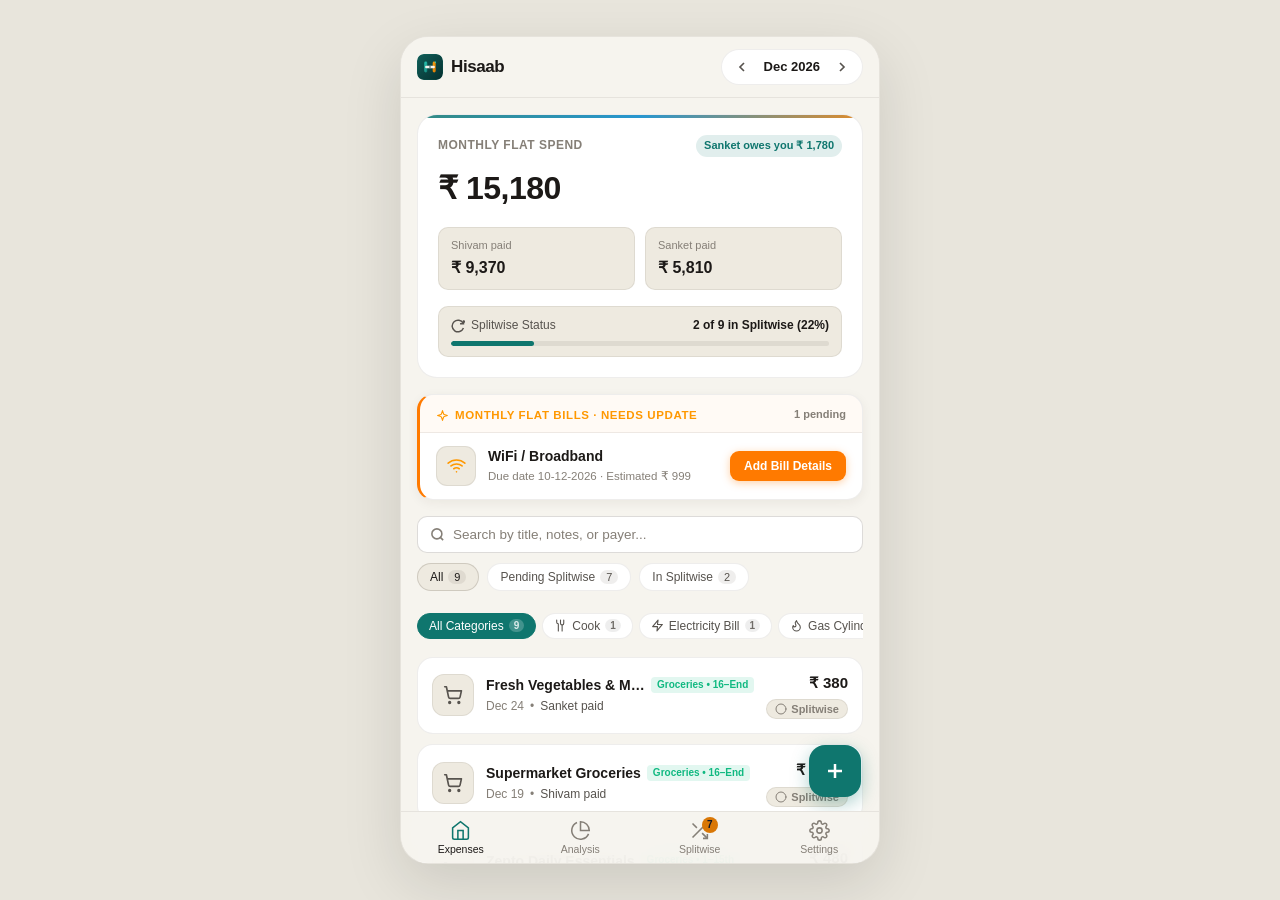
<file: index.html>
<!DOCTYPE html>
<html lang="en">
<head>
  <meta charset="UTF-8">
  <meta name="viewport" content="width=device-width, initial-scale=1.0, maximum-scale=1.0, user-scalable=no, viewport-fit=cover">
  <title>Hisaab • Flatmate Expense Tracker & Splitwise Sync</title>

  <!-- PWA Meta Tags -->
  <meta name="description" content="Effortless flatmate expense tracker and monthly Splitwise sync manager">
  <meta name="theme-color" content="#f6f4ee">
  <meta name="apple-mobile-web-app-capable" content="yes">
  <meta name="apple-mobile-web-app-status-bar-style" content="default">
  <meta name="apple-mobile-web-app-title" content="Hisaab">
  <link rel="manifest" href="./manifest.json">
  <link rel="apple-touch-icon" href="./icons/icon-192.svg">
  <link rel="icon" type="image/svg+xml" href="./icons/icon-192.svg">

  <link rel="stylesheet" href="./styles.css">
</head>
<body>

<div id="app">
  <!-- Top App Bar -->
  <header class="top-nav">
    <div class="brand">
      <img src="./icons/icon-192.svg" alt="Hisaab Logo" class="brand-icon">
      <span class="brand-title">Hisaab</span>
    </div>

    <div class="top-nav-actions">
      <!-- Month Switcher Stepper -->
      <div class="month-stepper">
        <button class="stepper-btn" id="prevMonthBtn" aria-label="Previous Month">
          <svg width="16" height="16" viewBox="0 0 24 24" fill="none" stroke="currentColor" stroke-width="2.5"><polyline points="15 18 9 12 15 6"></polyline></svg>
        </button>
        <span class="current-month-label" id="currentMonthLabel">Nov 2026</span>
        <button class="stepper-btn" id="nextMonthBtn" aria-label="Next Month">
          <svg width="16" height="16" viewBox="0 0 24 24" fill="none" stroke="currentColor" stroke-width="2.5"><polyline points="9 18 15 12 9 6"></polyline></svg>
        </button>
      </div>
    </div>
  </header>

  <!-- Main Scrollable Views Viewport -->
  <main class="views-viewport">

    <!-- VIEW 1: EXPENSES TAB -->
    <section id="view-expenses" class="view-pane active">

      <!-- Hero Monthly Summary Card -->
      <div class="summary-card">
        <div class="summary-header">
          <span class="summary-label">Monthly Flat Spend</span>
          <span id="summaryBalanceBadge" class="summary-badge badge-balanced">All settled up</span>
        </div>
        <div class="summary-total" id="summaryTotalSpend">₹ 0</div>

        <div class="summary-grid">
          <div class="summary-stat-box">
            <div class="stat-who" id="statLabelUser">Shivam paid</div>
            <div class="stat-amount" id="summaryUserPaid">₹ 0</div>
          </div>
          <div class="summary-stat-box">
            <div class="stat-who" id="statLabelFlatmate">Flatmate paid</div>
            <div class="stat-amount" id="summaryFlatmatePaid">₹ 0</div>
          </div>
        </div>

        <!-- Splitwise Mini Tracker in Card -->
        <div class="splitwise-mini-tracker" id="heroSplitwiseTracker">
          <div class="mini-tracker-top">
            <span class="mini-tracker-title">
              <svg width="14" height="14" viewBox="0 0 24 24" fill="none" stroke="currentColor" stroke-width="2.5"><path d="M21.5 2v6h-6M21.34 15.57a10 10 0 1 1-.57-8.38l5.67-5.67"/></svg>
              Splitwise Status
            </span>
            <span class="mini-tracker-value" id="miniSplitwiseValue">0 of 0 synced</span>
          </div>
          <div class="progress-track">
            <div class="progress-fill" id="miniSplitwiseBar" style="width: 0%;"></div>
          </div>
        </div>
      </div>

      <!-- Pending Static Monthly Bills (Screenshot 2 Match) -->
      <div id="pendingBillsContainer" style="display: none;"></div>

      <!-- Search Input Bar -->
      <div class="search-bar-box">
        <svg class="search-icon" width="15" height="15" viewBox="0 0 24 24" fill="none" stroke="currentColor" stroke-width="2.5"><circle cx="11" cy="11" r="8"></circle><line x1="21" y1="21" x2="16.65" y2="16.65"></line></svg>
        <input type="text" id="expenseSearchInput" class="search-input" placeholder="Search by title, notes, or payer..." autocomplete="off">
        <button id="clearSearchBtn" class="search-clear-btn" style="display: none;" aria-label="Clear Search">✕</button>
      </div>

      <!-- Filter Chips -->
      <div class="filter-bar">
        <button class="chip-btn expense-filter-chip active" data-filter="all" id="chipFilterAll">
          All <span class="chip-count">0</span>
        </button>
        <button class="chip-btn expense-filter-chip" data-filter="pending" id="chipFilterPending">
          Pending Splitwise <span class="chip-count">0</span>
        </button>
        <button class="chip-btn expense-filter-chip" data-filter="synced" id="chipFilterSynced">
          In Splitwise <span class="chip-count">0</span>
        </button>
      </div>

      <!-- Category Filter Pills Bar (Horizontal Scroll) -->
      <div class="category-scroll-bar" id="categoryScrollBar">
        <!-- Rendered dynamically -->
      </div>

      <!-- Expense Cards List -->
      <div class="expense-list" id="expenseList">
        <!-- Rendered dynamically -->
      </div>
    </section>

    <!-- VIEW 2: ANALYSIS TAB -->
    <section id="view-analysis" class="view-pane">
      <div class="chart-card">
        <div class="chart-header">
          <span class="chart-title" id="analysisMonthTitle">Monthly Breakdown</span>
          <span class="summary-label" id="analysisDailyAvg">Avg ₹ 0/day</span>
        </div>

        <!-- Donut Chart -->
        <div class="donut-container">
          <svg class="donut-svg" id="donutSvg" viewBox="0 0 170 170"></svg>
          <div class="donut-center-text">
            <div class="donut-center-total" id="donutCenterTotal">₹ 0</div>
            <div class="donut-center-sub">Total Flat Spend</div>
          </div>
        </div>

        <!-- Ranked Category Breakdown List -->
        <div class="category-breakdown-list" id="categoryBreakdownList">
          <!-- Rendered dynamically -->
        </div>
      </div>

      <!-- Flatmate Contribution Share Visualizer -->
      <div class="split-ratio-card">
        <div class="chart-title">Payment Contribution</div>
        <div class="split-ratio-bar-track" id="splitRatioBarTrack">
          <div class="split-ratio-seg-user" style="width: 50%;"></div>
          <div class="split-ratio-seg-flatmate" style="width: 50%;"></div>
        </div>
        <div class="split-ratio-legend">
          <span id="analysisUserLegend">● You: ₹ 0</span>
          <span id="analysisFlatmateLegend">● Flatmate: ₹ 0</span>
        </div>
      </div>
    </section>

    <!-- VIEW 3: SPLITWISE SYNC ASSISTANT -->
    <section id="view-splitwise" class="view-pane">
      <div class="splitwise-hero-card">
        <div class="splitwise-hero-row">
          <div>
            <div class="summary-label">Splitwise Tracker</div>
            <div class="summary-total" style="font-size: 24px; margin-bottom: 2px;" id="splitwisePendingAmount">₹ 0</div>
            <div style="font-size: 13px; color: var(--text-secondary);" id="splitwisePendingCount">0 expenses pending</div>
          </div>
          <span class="splitwise-status-tag tag-pending">Pending Entry</span>
        </div>

        <div class="action-row-buttons">
          <button class="batch-btn accent" id="copySplitwiseBtn">
            <svg width="15" height="15" viewBox="0 0 24 24" fill="none" stroke="currentColor" stroke-width="2"><rect width="14" height="14" x="8" y="8" rx="2" ry="2"/><path d="M4 16c-1.1 0-2-.9-2-2V4c0-1.1.9-2 2-2h10c1.1 0 2 .9 2 2"/></svg>
            Copy Summary
          </button>
          <button class="batch-btn" id="markAllSplitwiseBtn">
            <svg width="15" height="15" viewBox="0 0 24 24" fill="none" stroke="currentColor" stroke-width="2"><polyline points="20 6 9 17 4 12"/></svg>
            Mark All Added
          </button>
          <button class="batch-btn" id="syncAllSplitwiseApiBtn" style="display: none; background-color: var(--accent-primary); color: #ffffff;">
            ⚡ Sync All (API)
          </button>
        </div>
      </div>

      <div class="filter-bar">
        <button class="chip-btn splitwise-filter-chip active" data-filter="pending">Pending</button>
        <button class="chip-btn splitwise-filter-chip" data-filter="synced">Already in Splitwise</button>
        <button class="chip-btn splitwise-filter-chip" data-filter="all">All</button>
      </div>

      <!-- Bi-Monthly Grocery Batches Section (1-15 & 16-End) -->
      <div class="grocery-batch-section" id="groceryBatchesSection">
        <!-- Rendered dynamically -->
      </div>

      <div class="section-header" id="otherExpensesSectionHeader" style="margin-top: 10px; margin-bottom: 8px;">
        <span class="section-title">Other Flat Expenses</span>
      </div>

      <!-- Checklist for marking expenses into Splitwise -->
      <div class="recurring-checklist" id="splitwiseChecklist">
        <!-- Rendered dynamically -->
      </div>
    </section>

    <!-- VIEW 4: SETTINGS & RECURRING EXPENSES CONFIG -->
    <section id="view-settings" class="view-pane">
      <!-- Flatmate Profile Settings -->
      <div class="settings-group">
        <div class="settings-group-title">Flatmates & Currency</div>
        <div class="form-group">
          <label class="form-label">Your Name</label>
          <input type="text" class="form-input" id="settingsUserName" placeholder="Shivam">
        </div>
        <div class="form-group">
          <label class="form-label">Flatmate's Name</label>
          <input type="text" class="form-input" id="settingsFlatmateName" placeholder="Roommate">
        </div>
        <div class="form-group">
          <label class="form-label">Currency Symbol</label>
          <input type="text" class="form-input" id="settingsCurrency" placeholder="₹" style="max-width: 80px;">
        </div>
      </div>

      <!-- Splitwise Direct API Integration Settings -->
      <div class="settings-group">
        <div style="display: flex; align-items: center; justify-content: space-between; margin-bottom: 8px;">
          <div class="settings-group-title" style="margin-bottom: 0;">Splitwise API Sync</div>
          <span class="splitwise-status-tag" id="swStatusBadge">Not Connected</span>
        </div>
        <p style="font-size: 12px; color: var(--text-muted); margin-bottom: 12px; line-height: 1.4;">
          Connect your Splitwise account to push bills & grocery cycles directly without manual copy-pasting.
        </p>

        <div class="form-group">
          <label class="form-label" style="display: flex; justify-content: space-between; align-items: center;">
            <span>Splitwise API Key</span>
            <a href="https://secure.splitwise.com/apps" target="_blank" rel="noopener" style="color: var(--accent-text); font-size: 11px; text-decoration: none; font-weight: 500;">Get Key ↗</a>
          </label>
          <input type="password" class="form-input" id="settingsSwApiKey" placeholder="Paste your API Key">
          <span style="font-size: 11px; color: var(--text-muted); display: block; margin-top: 4px;">
            Go to <em>splitwise.com/apps</em> ➔ "Register your application" to generate your API Key.
          </span>
        </div>

        <div style="display: flex; gap: 8px; margin-bottom: 12px;">
          <button type="button" class="btn-primary" id="swConnectBtn" style="flex: 1; padding: 10px 14px; font-size: 13px;">
            Verify & Connect
          </button>
          <button type="button" class="btn-secondary" id="swDisconnectBtn" style="display: none; padding: 10px 14px; font-size: 13px; color: var(--danger);">
            Disconnect
          </button>
        </div>

        <div id="swGroupConfigContainer" style="display: none;">
          <div class="form-group">
            <label class="form-label">Select Splitwise Flat Group</label>
            <select class="form-select" id="settingsSwGroupId">
              <option value="">Loading groups...</option>
            </select>
          </div>

          <div class="form-group">
            <label class="form-label">Match Your Profile (<span id="swLabelYou">Shivam</span>)</label>
            <select class="form-select" id="settingsSwUserMemberId"></select>
          </div>

          <div class="form-group">
            <label class="form-label">Match Flatmate (<span id="swLabelFlatmate">Sanket</span>)</label>
            <select class="form-select" id="settingsSwFlatmateMemberId"></select>
          </div>

          <details style="font-size: 12px; color: var(--text-muted); margin-top: 8px;">
            <summary style="cursor: pointer; padding: 4px 0; color: var(--accent-text); font-weight: 500;">
              Proxy URL (Optional)
            </summary>
            <div style="margin-top: 8px;">
              <input type="text" class="form-input" id="settingsSwProxyUrl" placeholder="Auto (Built-in for local server)">
              <span style="font-size: 11px; color: var(--text-muted); display: block; margin-top: 4px;">
                Leave empty for automatic local proxy when running on Wi-Fi, or enter a custom CORS proxy URL.
              </span>
            </div>
          </details>
        </div>
      </div>

      <!-- Configurable Monthly Recurring Templates -->
      <div class="settings-group">
        <div style="display: flex; align-items: center; justify-content: space-between; margin-bottom: 12px;">
          <div class="settings-group-title" style="margin-bottom: 0;">Static Monthly Expenses</div>
          <button class="section-action" id="addNewTemplateBtn">+ Add New</button>
        </div>
        <p style="font-size: 12px; color: var(--text-muted); margin-bottom: 12px;">
          These static expenses prompt you at the beginning of each new month.
        </p>
        <div id="recurringTemplatesList">
          <!-- Rendered dynamically -->
        </div>
      </div>

      <!-- Data Backup & Restore -->
      <div class="settings-group">
        <div class="settings-group-title">Data Backup</div>
        <button class="btn-secondary" id="exportDataBtn">
          <svg width="16" height="16" viewBox="0 0 24 24" fill="none" stroke="currentColor" stroke-width="2"><path d="M21 15v4a2 2 0 0 1-2 2H5a2 2 0 0 1-2-2v-4"/><polyline points="7 10 12 15 17 10"/><line x1="12" y1="15" x2="12" y2="3"/></svg>
          Export Data Backup (JSON)
        </button>
        <label class="btn-secondary" style="cursor: pointer; margin-top: 8px;">
          <svg width="16" height="16" viewBox="0 0 24 24" fill="none" stroke="currentColor" stroke-width="2"><path d="M21 15v4a2 2 0 0 1-2 2H5a2 2 0 0 1-2-2v-4"/><polyline points="17 8 12 3 7 8"/><line x1="12" y1="3" x2="12" y2="15"/></svg>
          Import Data Backup (JSON)
          <input type="file" id="importDataInput" accept=".json" style="display: none;">
        </label>
      </div>

      <!-- Mobile PWA Installation Tip -->
      <div class="settings-group" style="border: 1px dashed var(--border-medium);">
        <div class="settings-group-title">Phone PWA Installation</div>
        <p style="font-size: 13px; color: var(--text-secondary); line-height: 1.5;">
          • <strong>iPhone / iOS:</strong> Open in Safari, tap the <strong>Share</strong> button (box with arrow), then select <strong>"Add to Home Screen"</strong>.<br>
          • <strong>Android:</strong> Open in Chrome, tap the <strong>⋮</strong> menu, and select <strong>"Install App"</strong>.
        </p>
      </div>
    </section>

  </main>

  <!-- Floating Action Button: Add Expense -->
  <button class="fab-btn" id="mainFabBtn" aria-label="Add Expense">
    <svg viewBox="0 0 24 24" fill="none" stroke="currentColor"><line x1="12" y1="5" x2="12" y2="19"></line><line x1="5" y1="12" x2="19" y2="12"></line></svg>
  </button>

  <!-- Bottom Navigation Bar -->
  <nav class="bottom-nav">
    <button class="nav-tab active" data-tab="expenses">
      <svg viewBox="0 0 24 24" fill="none" stroke="currentColor"><path d="m3 9 9-7 9 7v11a2 2 0 0 1-2 2H5a2 2 0 0 1-2-2z"/><polyline points="9 22 9 12 15 12 15 22"/></svg>
      <span>Expenses</span>
    </button>
    <button class="nav-tab" data-tab="analysis">
      <svg viewBox="0 0 24 24" fill="none" stroke="currentColor"><path d="M21.21 15.89A10 10 0 1 1 8 2.83"/><path d="M22 12A10 10 0 0 0 12 2v10z"/></svg>
      <span>Analysis</span>
    </button>
    <button class="nav-tab" data-tab="splitwise">
      <div class="tab-badge" id="splitwiseTabBadge" style="display: none;">0</div>
      <svg viewBox="0 0 24 24" fill="none" stroke="currentColor"><path d="M16 3h5v5"/><path d="M4 20L21 3"/><path d="M21 16v5h-5"/><path d="M15 15l6 6"/><path d="M4 4l5 5"/></svg>
      <span>Splitwise</span>
    </button>
    <button class="nav-tab" data-tab="settings">
      <svg viewBox="0 0 24 24" fill="none" stroke="currentColor"><circle cx="12" cy="12" r="3"/><path d="M19.4 15a1.65 1.65 0 0 0 .33 1.82l.06.06a2 2 0 0 1 0 2.83 2 2 0 0 1-2.83 0l-.06-.06a1.65 1.65 0 0 0-1.82-.33 1.65 1.65 0 0 0-1 1.51V21a2 2 0 0 1-2 2 2 2 0 0 1-2-2v-.09A1.65 1.65 0 0 0 9 19.4a1.65 1.65 0 0 0-1.82.33l-.06.06a2 2 0 0 1-2.83 0 2 2 0 0 1 0-2.83l.06-.06a1.65 1.65 0 0 0 .33-1.82 1.65 1.65 0 0 0-1.51-1H3a2 2 0 0 1-2-2 2 2 0 0 1 2-2h.09A1.65 1.65 0 0 0 4.6 9a1.65 1.65 0 0 0-.33-1.82l-.06-.06a2 2 0 0 1 0-2.83 2 2 0 0 1 2.83 0l.06.06a1.65 1.65 0 0 0 1.82.33H9a1.65 1.65 0 0 0 1-1.51V3a2 2 0 0 1 2-2 2 2 0 0 1 2 2v.09a1.65 1.65 0 0 0 1 1.51 1.65 1.65 0 0 0 1.82-.33l.06-.06a2 2 0 0 1 2.83 0 2 2 0 0 1 0 2.83l-.06.06a1.65 1.65 0 0 0-.33 1.82V9a1.65 1.65 0 0 0 1.51 1H21a2 2 0 0 1 2 2 2 2 0 0 1-2 2h-.09a1.65 1.65 0 0 0-1.51 1z"/></svg>
      <span>Settings</span>
    </button>
  </nav>

  <!-- MODAL 1: ADD / EDIT EXPENSE SHEET -->
  <div class="sheet-backdrop" id="expenseModalBackdrop">
    <div class="bottom-sheet">
      <div class="sheet-drag-handle"></div>
      <div class="sheet-header">
        <h3 class="sheet-title" id="expenseModalTitle">Add Flat Expense</h3>
        <button class="sheet-close-btn" id="closeExpenseModalBtn">✕</button>
      </div>

      <form id="expenseForm" class="sheet-body">
        <input type="hidden" id="formExpenseId">
        <input type="hidden" id="formExpenseTemplateId">

        <div class="form-group">
          <label class="form-label">Amount</label>
          <div class="amount-input-box">
            <span class="currency-affix">₹</span>
            <input type="number" step="any" class="form-input amount-input" id="formExpenseAmount" placeholder="0" required autofocus>
          </div>
        </div>

        <div class="form-group">
          <label class="form-label">Description / Title</label>
          <input type="text" class="form-input" id="formExpenseTitle" placeholder="e.g. Electricity Bill, Blinkit, Milk" required>
        </div>

        <div class="form-group">
          <label class="form-label">Category</label>
          <select class="form-select" id="formExpenseCategory"></select>
        </div>

        <div class="form-group">
          <label class="form-label">Paid By</label>
          <select class="form-select" id="formExpensePaidBy"></select>
        </div>

        <div class="form-group">
          <label class="form-label">Date</label>
          <input type="date" class="form-input" id="formExpenseDate" required>
        </div>

        <div class="form-group" style="display: flex; align-items: center; gap: 10px; margin-top: 12px; margin-bottom: 12px;">
          <input type="checkbox" id="formExpenseInSplitwise" style="width: 18px; height: 18px; accent-color: var(--accent-primary);">
          <label for="formExpenseInSplitwise" style="font-size: 13px; color: var(--text-primary); cursor: pointer;">
            Already added to Splitwise app
          </label>
        </div>

        <div class="form-group">
          <label class="form-label">Notes (Optional)</label>
          <input type="text" class="form-input" id="formExpenseNotes" placeholder="Bill period, UPI ref, etc.">
        </div>

        <button type="submit" class="btn-primary">Save Expense</button>
        <button type="button" class="btn-secondary" id="formExpenseSkipBtn" style="color: var(--text-muted); display: none;">Skip This Bill for Current Month</button>
        <button type="button" class="btn-secondary" id="formExpenseDeleteBtn" style="color: var(--danger); display: none;">Delete Expense</button>
      </form>
    </div>
  </div>

  <!-- MODAL 2: RECURRING TEMPLATE EDITOR -->
  <div class="sheet-backdrop" id="templateModalBackdrop">
    <div class="bottom-sheet">
      <div class="sheet-drag-handle"></div>
      <div class="sheet-header">
        <h3 class="sheet-title" id="tplModalTitle">Recurring Expense</h3>
        <button class="sheet-close-btn" id="closeTemplateModalBtn">✕</button>
      </div>

      <form id="templateForm" class="sheet-body">
        <input type="hidden" id="tplId">

        <div class="form-group">
          <label class="form-label">Expense Title</label>
          <input type="text" class="form-input" id="tplTitle" placeholder="e.g. Society Maintenance" required>
        </div>

        <div class="form-group">
          <label class="form-label">Category</label>
          <select class="form-select" id="tplCategory"></select>
        </div>

        <div class="form-group">
          <label class="form-label">Estimated / Default Amount</label>
          <input type="number" step="any" class="form-input" id="tplAmount" placeholder="e.g. 2500" required>
        </div>

        <div class="form-group">
          <label class="form-label">Scheduled Day of Month (1 - 31)</label>
          <input type="number" min="1" max="31" class="form-input" id="tplDayOfMonth" placeholder="e.g. 18 for 18th of every month" required>
          <span style="font-size: 11px; color: var(--text-muted); display: block; margin-top: 4px;">The day each month this bill typically occurs</span>
        </div>

        <div class="form-group">
          <label class="form-label">Default Payer</label>
          <select class="form-select" id="tplPaidBy"></select>
        </div>

        <button type="submit" class="btn-primary">Save Template</button>
      </form>
    </div>
  </div>

  <!-- Toast Notification Container -->
  <div class="toast-container" id="toastContainer"></div>

</div>

<script src="./app.js"></script>
</body>
</html>
</file>
<file: styles.css>
/* Hisaab - Nordic Paper Design System & Mobile PWA Styles */

:root {
  --theme-name: "nordic-paper";
  --bg-app: #f6f4ee;
  --bg-desktop: #e8e5dc;
  --bg-nav: rgba(246, 244, 238, 0.94);
  --bg-surface: #ffffff;
  --bg-surface-raised: #eeeae0;
  --bg-surface-hover: #e5e0d4;
  --bg-elevated: #ded8cb;

  --border-subtle: rgba(45, 35, 20, 0.08);
  --border-medium: rgba(45, 35, 20, 0.16);
  --border-focus: #0f766e;

  --text-primary: #1c1917;
  --text-secondary: #57534e;
  --text-muted: #857f77;

  --accent-primary: #0f766e;
  --accent-primary-hover: #115e59;
  --accent-subtle: rgba(15, 118, 110, 0.12);
  --accent-text: #0f766e;

  --danger: #be123c;
  --danger-subtle: rgba(190, 18, 60, 0.12);
  --warning: #d97706;
  --warning-subtle: rgba(217, 119, 6, 0.12);
  --info: #0284c7;
  --info-subtle: rgba(2, 132, 199, 0.12);

  --chart-c1: #0f766e;
  --chart-c2: #d97706;
  --chart-c3: #2563eb;
  --chart-c4: #7c3aed;
  --chart-c5: #be123c;
  --chart-c6: #4b5563;

  --radius-sm: 6px;
  --radius-md: 10px;
  --radius-lg: 16px;
  --radius-xl: 20px;
  --radius-full: 9999px;

  --safe-top: env(safe-area-inset-top, 0px);
  --safe-bottom: env(safe-area-inset-bottom, 0px);

  --font-family: -apple-system, BlinkMacSystemFont, "Segoe UI", Roboto, Helvetica, Arial, sans-serif;
}

* {
  box-sizing: border-box;
  margin: 0;
  padding: 0;
  -webkit-tap-highlight-color: transparent;
  transition: background-color 0.2s ease, border-color 0.2s ease;
}

html, body {
  width: 100%;
  height: 100%;
  height: 100dvh;
  margin: 0;
  padding: 0;
  overflow: hidden;
  background-color: var(--bg-app);
  color: var(--text-primary);
  font-family: var(--font-family);
  font-size: 15px;
  line-height: 1.45;
  -webkit-font-smoothing: antialiased;
  -moz-osx-font-smoothing: grayscale;
}

/* App Container (Edge-to-edge on mobile, phone frame on desktop) */
#app {
  display: flex;
  flex-direction: column;
  width: 100%;
  height: 100%;
  position: fixed;
  inset: 0;
  margin: 0 auto;
  background-color: var(--bg-app);
  overflow: hidden;
}

@media (min-width: 768px) {
  body {
    display: flex;
    align-items: center;
    justify-content: center;
    background-color: var(--bg-desktop);
  }
  #app {
    position: relative;
    max-width: 480px;
    height: 92vh;
    max-height: 880px;
    border-radius: 28px;
    border: 1px solid var(--border-subtle);
    box-shadow: 0 20px 60px rgba(0, 0, 0, 0.12);
  }
}

/* Top App Bar */
.top-nav {
  padding-top: calc(var(--safe-top) + 12px);
  padding-bottom: 12px;
  padding-left: 16px;
  padding-right: 16px;
  background-color: var(--bg-nav);
  backdrop-filter: blur(12px);
  -webkit-backdrop-filter: blur(12px);
  border-bottom: 1px solid var(--border-subtle);
  display: flex;
  align-items: center;
  justify-content: space-between;
  z-index: 20;
}

.brand {
  display: flex;
  align-items: center;
  gap: 8px;
}

.brand-icon {
  width: 26px;
  height: 26px;
  border-radius: 7px;
}

.brand-title {
  font-size: 17px;
  font-weight: 700;
  letter-spacing: -0.4px;
  color: var(--text-primary);
}

.top-nav-actions {
  display: flex;
  align-items: center;
  gap: 8px;
}

.month-stepper {
  display: inline-flex;
  align-items: center;
  background-color: var(--bg-surface);
  border: 1px solid var(--border-subtle);
  border-radius: var(--radius-full);
  padding: 3px 6px;
}

.stepper-btn {
  background: none;
  border: none;
  color: var(--text-secondary);
  width: 28px;
  height: 28px;
  display: flex;
  align-items: center;
  justify-content: center;
  cursor: pointer;
  border-radius: var(--radius-full);
  transition: all 0.15s ease;
}

.stepper-btn:active {
  background-color: var(--bg-surface-raised);
  color: var(--text-primary);
}

.current-month-label {
  font-size: 13px;
  font-weight: 600;
  padding: 0 8px;
  white-space: nowrap;
  color: var(--text-primary);
  font-feature-settings: "tnum";
}

/* Scrollable Main Views Container */
.views-viewport {
  flex: 1;
  overflow-y: auto;
  overflow-x: hidden;
  padding: 16px;
  padding-bottom: calc(52px + max(var(--safe-bottom), 10px));
  -webkit-overflow-scrolling: touch;
}

/* Hide scrollbars */
.views-viewport::-webkit-scrollbar {
  display: none;
}
.views-viewport {
  -ms-overflow-style: none;
  scrollbar-width: none;
}

/* Views */
.view-pane {
  display: none;
  animation: fadeIn 0.2s ease-out;
}
.view-pane.active {
  display: block;
}

@keyframes fadeIn {
  from { opacity: 0; transform: translateY(4px); }
  to { opacity: 1; transform: translateY(0); }
}

/* Pending Static Monthly Bills Container (Matches Screenshot 2) */
.pending-bills-card {
  background-color: var(--bg-surface);
  border: 1px solid var(--border-subtle);
  border-left: 3.5px solid #ff7a00;
  border-radius: var(--radius-lg);
  margin-bottom: 16px;
  overflow: hidden;
  box-shadow: 0 3px 12px rgba(45, 35, 20, 0.06);
  animation: fadeIn 0.2s ease-out;
}

.pending-bills-header {
  padding: 12px 16px 8px 16px;
  display: flex;
  align-items: center;
  justify-content: space-between;
  border-bottom: 1px solid var(--border-subtle);
  background-color: rgba(255, 122, 0, 0.04);
}

.pending-bills-title {
  font-size: 11.5px;
  font-weight: 700;
  text-transform: uppercase;
  letter-spacing: 0.6px;
  color: #ff9800;
  display: flex;
  align-items: center;
  gap: 6px;
}

.pending-bills-count {
  font-size: 11px;
  font-weight: 600;
  color: var(--text-muted);
}

.pending-bill-row {
  padding: 13px 16px;
  display: flex;
  align-items: center;
  justify-content: space-between;
  gap: 12px;
  border-bottom: 1px solid var(--border-subtle);
  transition: background-color 0.15s ease;
}

.pending-bill-row:last-child {
  border-bottom: none;
}

.pending-bill-row:active {
  background-color: var(--bg-surface-raised);
}

.pending-bill-left {
  display: flex;
  align-items: center;
  gap: 12px;
  min-width: 0;
  flex: 1;
}

.pending-bill-icon {
  width: 40px;
  height: 40px;
  border-radius: 11px;
  background-color: var(--bg-surface-raised);
  border: 1px solid var(--border-subtle);
  display: flex;
  align-items: center;
  justify-content: center;
  color: #ff9800;
  flex-shrink: 0;
}

.pending-bill-details {
  min-width: 0;
  flex: 1;
}

.pending-bill-name {
  font-size: 14px;
  font-weight: 700;
  color: var(--text-primary);
  white-space: nowrap;
  overflow: hidden;
  text-overflow: ellipsis;
}

.pending-bill-sub {
  font-size: 11.5px;
  color: var(--text-muted);
  margin-top: 2px;
  white-space: nowrap;
  overflow: hidden;
  text-overflow: ellipsis;
}

.pending-bill-btn {
  background: #ff7a00;
  color: #ffffff;
  border: none;
  border-radius: 9px;
  padding: 8px 14px;
  font-size: 12px;
  font-weight: 700;
  cursor: pointer;
  white-space: nowrap;
  flex-shrink: 0;
  box-shadow: 0 2px 8px rgba(255, 122, 0, 0.35);
  transition: transform 0.1s ease, filter 0.15s ease;
}

.pending-bill-btn:active {
  transform: scale(0.96);
  filter: brightness(0.92);
}

/* Month Summary Hero Card */
.summary-card {
  background-color: var(--bg-surface);
  border: 1px solid var(--border-subtle);
  border-radius: var(--radius-xl);
  padding: 20px;
  margin-bottom: 16px;
  position: relative;
  overflow: hidden;
}

.summary-card::before {
  content: "";
  position: absolute;
  top: 0;
  left: 0;
  right: 0;
  height: 3px;
  background: linear-gradient(90deg, var(--accent-primary), var(--info), var(--warning));
  opacity: 0.85;
}

.summary-header {
  display: flex;
  align-items: center;
  justify-content: space-between;
  margin-bottom: 8px;
}

.summary-label {
  font-size: 12px;
  text-transform: uppercase;
  letter-spacing: 0.5px;
  color: var(--text-muted);
  font-weight: 600;
}

.summary-badge {
  font-size: 11px;
  font-weight: 600;
  padding: 3px 8px;
  border-radius: var(--radius-full);
}

.badge-balanced {
  background-color: var(--border-subtle);
  color: var(--text-secondary);
}

.badge-owed {
  background-color: var(--accent-subtle);
  color: var(--accent-text);
}

.badge-owes {
  background-color: var(--warning-subtle);
  color: var(--warning);
}

.summary-total {
  font-size: 32px;
  font-weight: 800;
  color: var(--text-primary);
  letter-spacing: -0.5px;
  font-feature-settings: "tnum";
  margin-bottom: 16px;
}

.summary-grid {
  display: grid;
  grid-template-columns: 1fr 1fr;
  gap: 10px;
  margin-bottom: 16px;
}

.summary-stat-box {
  background-color: var(--bg-surface-raised);
  border: 1px solid var(--border-subtle);
  border-radius: var(--radius-md);
  padding: 10px 12px;
}

.stat-who {
  font-size: 11px;
  color: var(--text-muted);
  font-weight: 500;
  margin-bottom: 2px;
}

.stat-amount {
  font-size: 16px;
  font-weight: 700;
  color: var(--text-primary);
  font-feature-settings: "tnum";
}

/* Splitwise Progress Bar inside card */
.splitwise-mini-tracker {
  background-color: var(--bg-surface-raised);
  border: 1px solid var(--border-subtle);
  border-radius: var(--radius-md);
  padding: 10px 12px;
  display: flex;
  flex-direction: column;
  gap: 6px;
  cursor: pointer;
  transition: border-color 0.15s ease;
}

.splitwise-mini-tracker:hover {
  border-color: var(--border-medium);
}

.mini-tracker-top {
  display: flex;
  align-items: center;
  justify-content: space-between;
  font-size: 12px;
}

.mini-tracker-title {
  display: flex;
  align-items: center;
  gap: 6px;
  color: var(--text-secondary);
  font-weight: 500;
}

.mini-tracker-value {
  font-weight: 600;
  color: var(--text-primary);
  font-feature-settings: "tnum";
}

.progress-track {
  width: 100%;
  height: 5px;
  background-color: var(--border-subtle);
  border-radius: var(--radius-full);
  overflow: hidden;
}

.progress-fill {
  height: 100%;
  background-color: var(--accent-primary);
  border-radius: var(--radius-full);
  transition: width 0.3s ease;
}

/* Section Header */
.section-header {
  display: flex;
  align-items: center;
  justify-content: space-between;
  margin-top: 20px;
  margin-bottom: 12px;
}

.section-title {
  font-size: 14px;
  font-weight: 700;
  color: var(--text-secondary);
  letter-spacing: -0.2px;
}

.section-action {
  font-size: 12px;
  color: var(--accent-text);
  background: none;
  border: none;
  cursor: pointer;
  font-weight: 600;
}

/* Search Bar */
.search-bar-box {
  display: flex;
  align-items: center;
  background-color: var(--bg-surface);
  border: 1px solid var(--border-medium);
  border-radius: var(--radius-md);
  padding: 0 12px;
  margin-bottom: 10px;
  transition: border-color 0.2s ease, box-shadow 0.2s ease;
}

.search-bar-box:focus-within {
  border-color: var(--accent-primary);
  box-shadow: 0 0 0 3px var(--accent-subtle);
}

.search-icon {
  color: var(--text-muted);
  margin-right: 8px;
  flex-shrink: 0;
}

.search-input {
  border: none;
  background: transparent;
  padding: 10px 0;
  font-size: 13.5px;
  width: 100%;
  outline: none;
  color: var(--text-primary);
  font-family: inherit;
}

.search-input::placeholder {
  color: var(--text-muted);
}

.search-clear-btn {
  background: none;
  border: none;
  font-size: 13px;
  color: var(--text-muted);
  cursor: pointer;
  padding: 4px 6px;
  border-radius: var(--radius-full);
}

.search-clear-btn:hover {
  color: var(--text-primary);
}

/* Category Filter Scroll Bar */
.category-scroll-bar {
  display: flex;
  gap: 6px;
  overflow-x: auto;
  padding: 2px 0 10px 0;
  margin-bottom: 8px;
  -webkit-overflow-scrolling: touch;
}

.category-scroll-bar::-webkit-scrollbar {
  display: none;
}

.cat-pill {
  background-color: var(--bg-surface);
  border: 1px solid var(--border-subtle);
  color: var(--text-secondary);
  font-size: 12px;
  font-weight: 500;
  padding: 5px 11px;
  border-radius: var(--radius-full);
  cursor: pointer;
  white-space: nowrap;
  display: inline-flex;
  align-items: center;
  gap: 5px;
  transition: all 0.15s ease;
}

.cat-pill:hover {
  border-color: var(--border-medium);
}

.cat-pill.active {
  background-color: var(--accent-primary);
  color: #ffffff;
  border-color: var(--accent-primary);
}

.cat-pill-count {
  font-size: 10px;
  font-weight: 700;
  opacity: 0.85;
  background: rgba(0, 0, 0, 0.08);
  padding: 1px 5px;
  border-radius: var(--radius-full);
}

.cat-pill.active .cat-pill-count {
  background: rgba(255, 255, 255, 0.25);
  color: #ffffff;
}

/* Inline Sync Button */
.inline-sync-btn {
  background-color: var(--accent-subtle);
  color: var(--accent-text);
  border: 1px solid var(--accent-primary);
  border-radius: var(--radius-sm);
  font-size: 11px;
  font-weight: 600;
  padding: 4px 8px;
  cursor: pointer;
  display: inline-flex;
  align-items: center;
  gap: 4px;
  transition: all 0.15s ease;
}

.inline-sync-btn:hover {
  background-color: var(--accent-primary);
  color: #ffffff;
}

.inline-sync-btn:disabled {
  opacity: 0.5;
  cursor: not-allowed;
}

/* Filter Chips Bar */
.filter-bar {
  display: flex;
  gap: 8px;
  overflow-x: auto;
  padding-bottom: 8px;
  margin-bottom: 12px;
}

.filter-bar::-webkit-scrollbar {
  display: none;
}

.chip-btn {
  background-color: var(--bg-surface);
  border: 1px solid var(--border-subtle);
  color: var(--text-secondary);
  font-size: 12px;
  font-weight: 500;
  padding: 6px 12px;
  border-radius: var(--radius-full);
  cursor: pointer;
  white-space: nowrap;
  display: flex;
  align-items: center;
  gap: 5px;
  transition: all 0.15s ease;
}

.chip-btn.active {
  background-color: var(--bg-surface-raised);
  color: var(--text-primary);
  border-color: var(--border-medium);
}

.chip-count {
  font-size: 11px;
  padding: 1px 6px;
  border-radius: var(--radius-full);
  background-color: var(--border-subtle);
  font-feature-settings: "tnum";
}

/* Expense List */
.expense-list {
  display: flex;
  flex-direction: column;
  gap: 10px;
}

.empty-state {
  text-align: center;
  padding: 40px 20px;
  background-color: var(--bg-surface);
  border: 1px dashed var(--border-medium);
  border-radius: var(--radius-lg);
  color: var(--text-muted);
}

.empty-icon {
  width: 44px;
  height: 44px;
  margin-bottom: 12px;
  opacity: 0.4;
}

.empty-title {
  font-size: 15px;
  font-weight: 600;
  color: var(--text-secondary);
  margin-bottom: 4px;
}

.empty-desc {
  font-size: 13px;
  color: var(--text-muted);
}

/* Expense Item Card */
.expense-card {
  background-color: var(--bg-surface);
  border: 1px solid var(--border-subtle);
  border-radius: var(--radius-lg);
  padding: 14px;
  display: flex;
  align-items: center;
  justify-content: space-between;
  gap: 12px;
  transition: background-color 0.15s ease, border-color 0.15s ease;
}

.expense-card:active {
  background-color: var(--bg-surface-raised);
}

.expense-left {
  display: flex;
  align-items: center;
  gap: 12px;
  min-width: 0;
  flex: 1;
}

.category-icon-box {
  width: 42px;
  height: 42px;
  border-radius: 12px;
  display: flex;
  align-items: center;
  justify-content: center;
  background-color: var(--bg-surface-raised);
  border: 1px solid var(--border-subtle);
  color: var(--text-secondary);
  flex-shrink: 0;
}

.expense-details {
  min-width: 0;
  flex: 1;
}

.expense-title-row {
  display: flex;
  align-items: center;
  gap: 6px;
  margin-bottom: 3px;
}

.expense-title {
  font-size: 14px;
  font-weight: 600;
  color: var(--text-primary);
  white-space: nowrap;
  overflow: hidden;
  text-overflow: ellipsis;
}

.recurring-pill {
  font-size: 10px;
  font-weight: 600;
  padding: 1px 5px;
  border-radius: 4px;
  background-color: var(--info-subtle);
  color: var(--info);
  white-space: nowrap;
}

.expense-meta {
  font-size: 12px;
  color: var(--text-muted);
  display: flex;
  align-items: center;
  gap: 6px;
}

.meta-payer {
  color: var(--text-secondary);
  font-weight: 500;
}

.expense-right {
  display: flex;
  flex-direction: column;
  align-items: flex-end;
  gap: 6px;
  flex-shrink: 0;
}

.expense-amount {
  font-size: 15px;
  font-weight: 700;
  color: var(--text-primary);
  font-feature-settings: "tnum";
}

/* Splitwise Toggle Pill on Card */
.splitwise-status-btn {
  display: inline-flex;
  align-items: center;
  gap: 4px;
  font-size: 11px;
  font-weight: 600;
  padding: 3px 8px;
  border-radius: var(--radius-full);
  border: 1px solid var(--border-subtle);
  cursor: pointer;
  background-color: var(--bg-surface-raised);
  color: var(--text-muted);
  transition: all 0.15s ease;
}

.splitwise-status-btn.synced {
  background-color: var(--accent-subtle);
  border-color: var(--border-medium);
  color: var(--accent-text);
}

.splitwise-status-btn:hover {
  filter: brightness(1.15);
}

/* Bottom Navigation Bar (Mobile Native Style) */
.bottom-nav {
  position: absolute;
  bottom: 0;
  left: 0;
  right: 0;
  background-color: var(--bg-nav);
  backdrop-filter: blur(16px);
  -webkit-backdrop-filter: blur(16px);
  border-top: 1px solid var(--border-subtle);
  padding-top: 4px;
  padding-bottom: max(var(--safe-bottom), 6px);
  display: grid;
  grid-template-columns: repeat(4, 1fr);
  z-index: 30;
}

.nav-tab {
  background: none;
  border: none;
  padding: 4px 0 2px 0;
  color: var(--text-muted);
  display: flex;
  flex-direction: column;
  align-items: center;
  justify-content: center;
  gap: 2px;
  cursor: pointer;
  font-size: 10.5px;
  line-height: 1.15;
  font-weight: 500;
  position: relative;
  transition: color 0.15s ease;
}

.nav-tab svg {
  width: 21px;
  height: 21px;
  stroke-width: 1.75;
}

.nav-tab.active {
  color: var(--text-primary);
}

.nav-tab.active svg {
  stroke: var(--accent-primary);
}

.tab-badge {
  position: absolute;
  top: 1px;
  right: calc(50% - 18px);
  background-color: var(--warning);
  color: #0f172a;
  font-size: 10px;
  font-weight: 700;
  min-width: 16px;
  height: 16px;
  border-radius: var(--radius-full);
  display: flex;
  align-items: center;
  justify-content: center;
  padding: 0 4px;
  font-feature-settings: "tnum";
}

/* Floating Action Button (FAB) */
.fab-btn {
  position: absolute;
  bottom: calc(48px + max(var(--safe-bottom), 6px) + 12px);
  right: 18px;
  width: 52px;
  height: 52px;
  border-radius: 16px;
  background-color: var(--accent-primary);
  color: #ffffff;
  border: none;
  display: flex;
  align-items: center;
  justify-content: center;
  cursor: pointer;
  box-shadow: 0 6px 18px rgba(15, 118, 110, 0.35);
  z-index: 25;
  transition: transform 0.15s ease, background-color 0.15s ease;
}

.fab-btn:active {
  transform: scale(0.92);
  background-color: var(--accent-primary-hover);
}

.fab-btn svg {
  width: 24px;
  height: 24px;
  stroke: currentColor;
  stroke-width: 2.5;
}

/* Bottom Sheet Modal Overlay */
.sheet-backdrop {
  position: fixed;
  top: 0;
  left: 0;
  right: 0;
  bottom: 0;
  background-color: rgba(0, 0, 0, 0.65);
  backdrop-filter: blur(4px);
  -webkit-backdrop-filter: blur(4px);
  z-index: 100;
  display: flex;
  align-items: flex-end;
  justify-content: center;
  opacity: 0;
  pointer-events: none;
  transition: opacity 0.2s ease;
}

.sheet-backdrop.active {
  opacity: 1;
  pointer-events: auto;
}

.bottom-sheet {
  width: 100%;
  max-width: 480px;
  max-height: 88vh;
  background-color: var(--bg-surface);
  border-top-left-radius: 24px;
  border-top-right-radius: 24px;
  border-top: 1px solid var(--border-medium);
  padding: 20px;
  padding-bottom: calc(20px + var(--safe-bottom));
  display: flex;
  flex-direction: column;
  transform: translateY(100%);
  transition: transform 0.25s cubic-bezier(0.16, 1, 0.3, 1);
  overflow: hidden;
}

.sheet-backdrop.active .bottom-sheet {
  transform: translateY(0);
}

.sheet-drag-handle {
  width: 36px;
  height: 4px;
  background-color: var(--border-medium);
  border-radius: var(--radius-full);
  margin: 0 auto 16px auto;
}

.sheet-header {
  display: flex;
  align-items: center;
  justify-content: space-between;
  margin-bottom: 16px;
}

.sheet-title {
  font-size: 17px;
  font-weight: 700;
  color: var(--text-primary);
}

.sheet-close-btn {
  background: none;
  border: none;
  color: var(--text-muted);
  width: 32px;
  height: 32px;
  border-radius: var(--radius-full);
  display: flex;
  align-items: center;
  justify-content: center;
  cursor: pointer;
}

.sheet-body {
  flex: 1;
  overflow-y: auto;
  padding-bottom: 12px;
  -webkit-overflow-scrolling: touch;
}

/* Forms */
.form-group {
  margin-bottom: 14px;
}

.form-label {
  display: block;
  font-size: 12px;
  font-weight: 600;
  color: var(--text-secondary);
  margin-bottom: 6px;
}

.form-input, .form-select, .form-textarea {
  width: 100%;
  background-color: var(--bg-surface-raised);
  border: 1px solid var(--border-subtle);
  border-radius: var(--radius-md);
  padding: 10px 14px;
  color: var(--text-primary);
  font-size: 15px;
  font-family: inherit;
  transition: border-color 0.15s ease;
}

.form-input:focus, .form-select:focus, .form-textarea:focus {
  outline: none;
  border-color: var(--border-focus);
}

.amount-input-box {
  position: relative;
  display: flex;
  align-items: center;
}

.currency-affix {
  position: absolute;
  left: 14px;
  font-size: 18px;
  font-weight: 700;
  color: var(--text-muted);
  pointer-events: none;
}

.amount-input {
  padding-left: 34px !important;
  font-size: 22px !important;
  font-weight: 700 !important;
  font-feature-settings: "tnum";
}

.btn-primary {
  width: 100%;
  background-color: var(--accent-primary);
  color: #ffffff;
  border: none;
  border-radius: var(--radius-md);
  padding: 13px;
  font-size: 15px;
  font-weight: 700;
  cursor: pointer;
  display: flex;
  align-items: center;
  justify-content: center;
  gap: 8px;
  transition: opacity 0.15s ease;
  margin-top: 10px;
}

[data-theme="warm-espresso"] .btn-primary {
  color: #1a1005;
}
[data-theme="oled-stealth"] .btn-primary {
  color: #000000;
}
[data-theme="slate-emerald"] .btn-primary {
  color: #042f2e;
}

.btn-primary:active {
  opacity: 0.85;
}

.btn-secondary {
  width: 100%;
  background-color: var(--bg-surface-raised);
  color: var(--text-primary);
  border: 1px solid var(--border-subtle);
  border-radius: var(--radius-md);
  padding: 11px;
  font-size: 14px;
  font-weight: 600;
  cursor: pointer;
  display: flex;
  align-items: center;
  justify-content: center;
  gap: 8px;
  margin-top: 8px;
}

.btn-secondary:active {
  background-color: var(--bg-surface-hover);
}

/* Recurring Setup Checklist in Sheet */
.recurring-checklist {
  display: flex;
  flex-direction: column;
  gap: 10px;
  margin-bottom: 16px;
}

.checklist-item {
  background-color: var(--bg-surface-raised);
  border: 1px solid var(--border-subtle);
  border-radius: var(--radius-md);
  padding: 12px;
  display: flex;
  align-items: center;
  gap: 12px;
}

.checklist-item.selected {
  border-color: var(--border-medium);
}

.checklist-check {
  width: 20px;
  height: 20px;
  accent-color: var(--accent-primary);
  cursor: pointer;
}

.checklist-info {
  flex: 1;
  min-width: 0;
}

.checklist-name {
  font-size: 13px;
  font-weight: 600;
  color: var(--text-primary);
}

.checklist-sub {
  font-size: 11px;
  color: var(--text-muted);
}

.checklist-input {
  width: 88px;
  background-color: var(--bg-surface);
  border: 1px solid var(--border-subtle);
  border-radius: var(--radius-sm);
  padding: 6px 8px;
  color: var(--text-primary);
  font-size: 13px;
  font-weight: 600;
  text-align: right;
  font-feature-settings: "tnum";
}

/* Splitwise Sync View Styles */
.splitwise-hero-card {
  background-color: var(--bg-surface);
  border: 1px solid var(--border-subtle);
  border-radius: var(--radius-xl);
  padding: 18px;
  margin-bottom: 16px;
}

.splitwise-hero-row {
  display: flex;
  align-items: center;
  justify-content: space-between;
  margin-bottom: 12px;
}

.splitwise-status-tag {
  font-size: 12px;
  font-weight: 600;
  padding: 4px 10px;
  border-radius: var(--radius-full);
}

.tag-pending {
  background-color: var(--warning-subtle);
  color: var(--warning);
}

.tag-done, .tag-connected {
  background-color: var(--accent-subtle);
  color: var(--accent-text);
}

.tag-error {
  background-color: var(--danger-subtle);
  color: var(--danger);
}

.action-row-buttons {
  display: flex;
  flex-wrap: wrap;
  gap: 10px;
  margin-top: 14px;
}

.action-row-buttons .batch-btn {
  flex: 1 1 120px;
}

.batch-btn {
  background-color: var(--bg-surface-raised);
  border: 1px solid var(--border-subtle);
  color: var(--text-primary);
  border-radius: var(--radius-md);
  padding: 9px;
  font-size: 12px;
  font-weight: 600;
  cursor: pointer;
  display: flex;
  align-items: center;
  justify-content: center;
  gap: 6px;
  transition: all 0.15s ease;
}

.batch-btn.accent {
  background-color: var(--accent-subtle);
  border-color: var(--border-medium);
  color: var(--accent-text);
}

.batch-btn:active {
  filter: brightness(1.1);
}

/* Analysis Charts & Visuals */
.chart-card {
  background-color: var(--bg-surface);
  border: 1px solid var(--border-subtle);
  border-radius: var(--radius-xl);
  padding: 18px;
  margin-bottom: 16px;
}

.chart-header {
  display: flex;
  align-items: center;
  justify-content: space-between;
  margin-bottom: 14px;
}

.chart-title {
  font-size: 13px;
  font-weight: 700;
  color: var(--text-primary);
}

.donut-container {
  display: flex;
  align-items: center;
  justify-content: center;
  position: relative;
  margin: 10px 0;
}

.donut-svg {
  width: 170px;
  height: 170px;
  transform: rotate(-90deg);
}

.donut-center-text {
  position: absolute;
  text-align: center;
  pointer-events: none;
}

.donut-center-total {
  font-size: 17px;
  font-weight: 800;
  color: var(--text-primary);
  font-feature-settings: "tnum";
}

.donut-center-sub {
  font-size: 11px;
  color: var(--text-muted);
}

.category-breakdown-list {
  display: flex;
  flex-direction: column;
  gap: 10px;
  margin-top: 14px;
}

.cat-bar-row {
  display: flex;
  flex-direction: column;
  gap: 4px;
}

.cat-bar-labels {
  display: flex;
  align-items: center;
  justify-content: space-between;
  font-size: 12px;
}

.cat-bar-name {
  color: var(--text-secondary);
  font-weight: 500;
  display: flex;
  align-items: center;
  gap: 6px;
}

.cat-dot {
  width: 8px;
  height: 8px;
  border-radius: var(--radius-full);
}

.cat-bar-amount {
  color: var(--text-primary);
  font-weight: 600;
  font-feature-settings: "tnum";
}

.cat-progress-track {
  width: 100%;
  height: 6px;
  background-color: var(--bg-surface-raised);
  border-radius: var(--radius-full);
  overflow: hidden;
}

.cat-progress-bar {
  height: 100%;
  border-radius: var(--radius-full);
  transition: width 0.4s ease;
}

/* Balance Share Visualizer (Two Flatmates) */
.split-ratio-card {
  background-color: var(--bg-surface);
  border: 1px solid var(--border-subtle);
  border-radius: var(--radius-xl);
  padding: 16px;
  margin-bottom: 16px;
}

.split-ratio-bar-track {
  display: flex;
  height: 12px;
  border-radius: var(--radius-full);
  overflow: hidden;
  margin: 12px 0;
  background-color: var(--bg-surface-raised);
}

.split-ratio-seg-user {
  background-color: var(--accent-primary);
  transition: width 0.3s ease;
}

.split-ratio-seg-flatmate {
  background-color: var(--chart-c2);
  transition: width 0.3s ease;
}

.split-ratio-legend {
  display: flex;
  justify-content: space-between;
  font-size: 12px;
}

/* Settings Items */
.settings-group {
  background-color: var(--bg-surface);
  border: 1px solid var(--border-subtle);
  border-radius: var(--radius-xl);
  padding: 16px;
  margin-bottom: 16px;
}

.settings-group-title {
  font-size: 13px;
  font-weight: 700;
  color: var(--text-muted);
  text-transform: uppercase;
  letter-spacing: 0.5px;
  margin-bottom: 14px;
}

.template-item {
  background-color: var(--bg-surface-raised);
  border: 1px solid var(--border-subtle);
  border-radius: var(--radius-md);
  padding: 10px 12px;
  display: flex;
  align-items: center;
  justify-content: space-between;
  margin-bottom: 8px;
}

.template-name {
  font-size: 13px;
  font-weight: 600;
  color: var(--text-primary);
}

.template-info {
  font-size: 11px;
  color: var(--text-muted);
}

.template-actions {
  display: flex;
  align-items: center;
  gap: 6px;
}

.icon-btn {
  background: none;
  border: none;
  color: var(--text-muted);
  padding: 4px;
  border-radius: var(--radius-sm);
  cursor: pointer;
  display: flex;
  align-items: center;
  justify-content: center;
}

.icon-btn:hover {
  color: var(--text-primary);
}

.icon-btn.delete:hover {
  color: var(--danger);
}

/* Toast Notifications */
.toast-container {
  position: fixed;
  bottom: calc(48px + max(var(--safe-bottom), 6px) + 14px);
  left: 50%;
  transform: translateX(-50%);
  display: flex;
  flex-direction: column;
  gap: 8px;
  z-index: 200;
  pointer-events: none;
  width: 90%;
  max-width: 400px;
}

.toast {
  background-color: var(--bg-surface);
  color: var(--text-primary);
  border: 1px solid var(--border-medium);
  border-radius: var(--radius-md);
  padding: 10px 14px;
  font-size: 13px;
  font-weight: 500;
  box-shadow: 0 8px 24px rgba(45, 35, 20, 0.12);
  display: flex;
  align-items: center;
  gap: 8px;
  animation: slideToast 0.25s cubic-bezier(0.16, 1, 0.3, 1);
}

@keyframes slideToast {
  from { opacity: 0; transform: translateY(12px); }
  to { opacity: 1; transform: translateY(0); }
}

/* Bi-Monthly Grocery Batches (1-15 & 16-End) */
.grocery-batch-section {
  margin-top: 14px;
  margin-bottom: 20px;
}

.grocery-section-header {
  display: flex;
  align-items: center;
  justify-content: space-between;
  margin-bottom: 10px;
}

.grocery-section-title {
  font-size: 13px;
  font-weight: 700;
  color: var(--text-secondary);
  display: flex;
  align-items: center;
  gap: 6px;
}

.grocery-batch-grid {
  display: flex;
  flex-direction: column;
  gap: 12px;
}

.grocery-batch-card {
  background-color: var(--bg-surface);
  border: 1px solid var(--border-subtle);
  border-left: 3.5px solid #10b981;
  border-radius: var(--radius-lg);
  padding: 14px 16px;
  box-shadow: 0 3px 12px rgba(45, 35, 20, 0.06);
}

.grocery-batch-card.pending {
  border-left-color: #f59e0b;
}

.grocery-batch-top {
  display: flex;
  align-items: center;
  justify-content: space-between;
  margin-bottom: 6px;
}

.grocery-batch-title {
  font-size: 14px;
  font-weight: 700;
  color: var(--text-primary);
  display: flex;
  align-items: center;
  gap: 6px;
}

.grocery-batch-amount {
  font-size: 16px;
  font-weight: 800;
  color: var(--text-primary);
  font-feature-settings: "tnum";
}

.grocery-batch-breakdown {
  font-size: 12px;
  color: var(--text-secondary);
  margin-bottom: 10px;
  display: flex;
  align-items: center;
  gap: 8px;
  flex-wrap: wrap;
}

.grocery-batch-actions {
  display: flex;
  align-items: center;
  gap: 8px;
  flex-wrap: wrap;
}

.grocery-batch-btn {
  background-color: var(--bg-surface-raised);
  border: 1px solid var(--border-subtle);
  color: var(--text-primary);
  border-radius: var(--radius-md);
  padding: 7px 12px;
  font-size: 11.5px;
  font-weight: 600;
  cursor: pointer;
  display: inline-flex;
  align-items: center;
  gap: 5px;
  transition: all 0.15s ease;
}

.grocery-batch-btn.primary {
  background-color: var(--accent-subtle);
  border-color: var(--border-medium);
  color: var(--accent-text);
}

.grocery-batch-btn:active {
  filter: brightness(1.15);
}

.grocery-receipts-toggle {
  font-size: 11px;
  color: var(--text-muted);
  cursor: pointer;
  background: none;
  border: none;
  padding: 6px 0 0 0;
  display: flex;
  align-items: center;
  gap: 4px;
}

.grocery-receipts-toggle:hover {
  color: var(--text-primary);
}

.grocery-receipts-list {
  display: none;
  margin-top: 8px;
  padding-top: 8px;
  border-top: 1px dashed var(--border-subtle);
  flex-direction: column;
  gap: 6px;
}

.grocery-receipts-list.open {
  display: flex;
}

.grocery-receipt-item {
  display: flex;
  align-items: center;
  justify-content: space-between;
  font-size: 12px;
  color: var(--text-secondary);
}

.grocery-cycle-pill {
  font-size: 10px;
  font-weight: 600;
  padding: 1px 6px;
  border-radius: 4px;
  background-color: rgba(16, 185, 129, 0.12);
  color: #10b981;
  white-space: nowrap;
}
</file>
